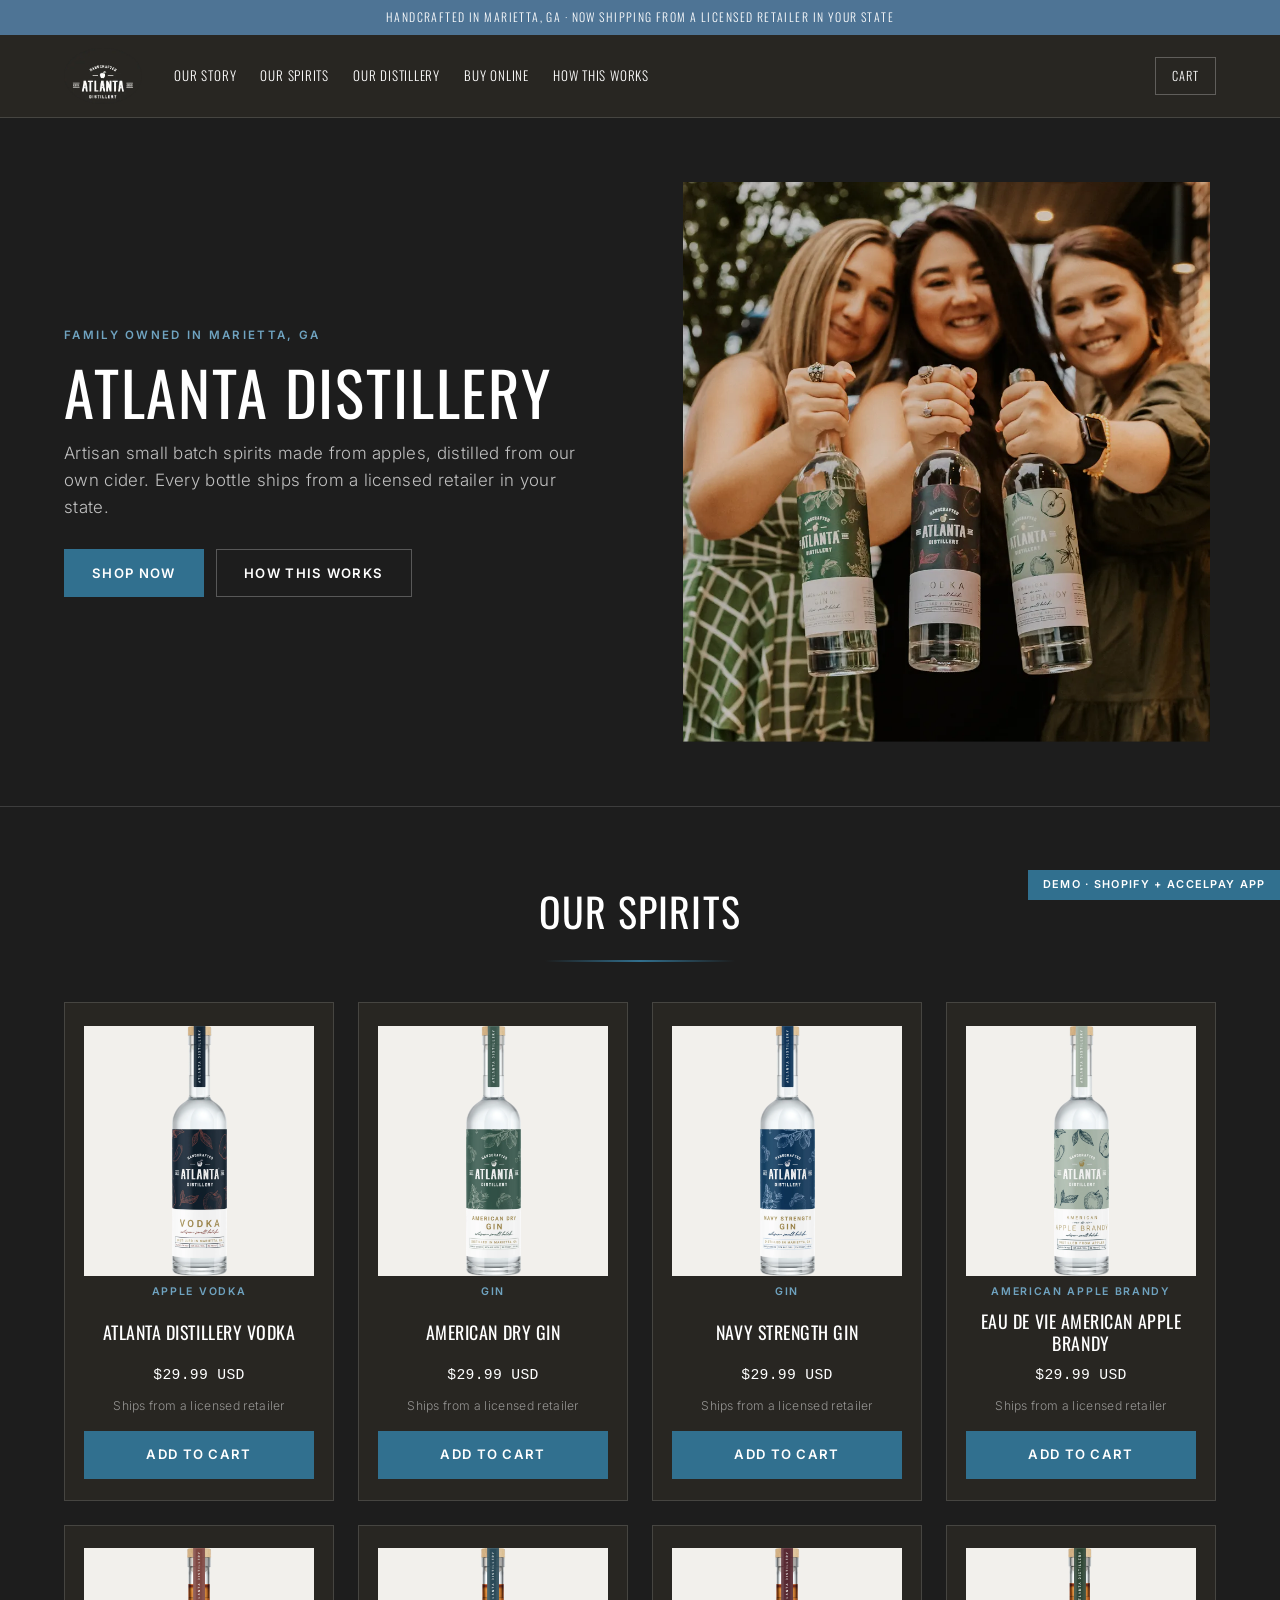
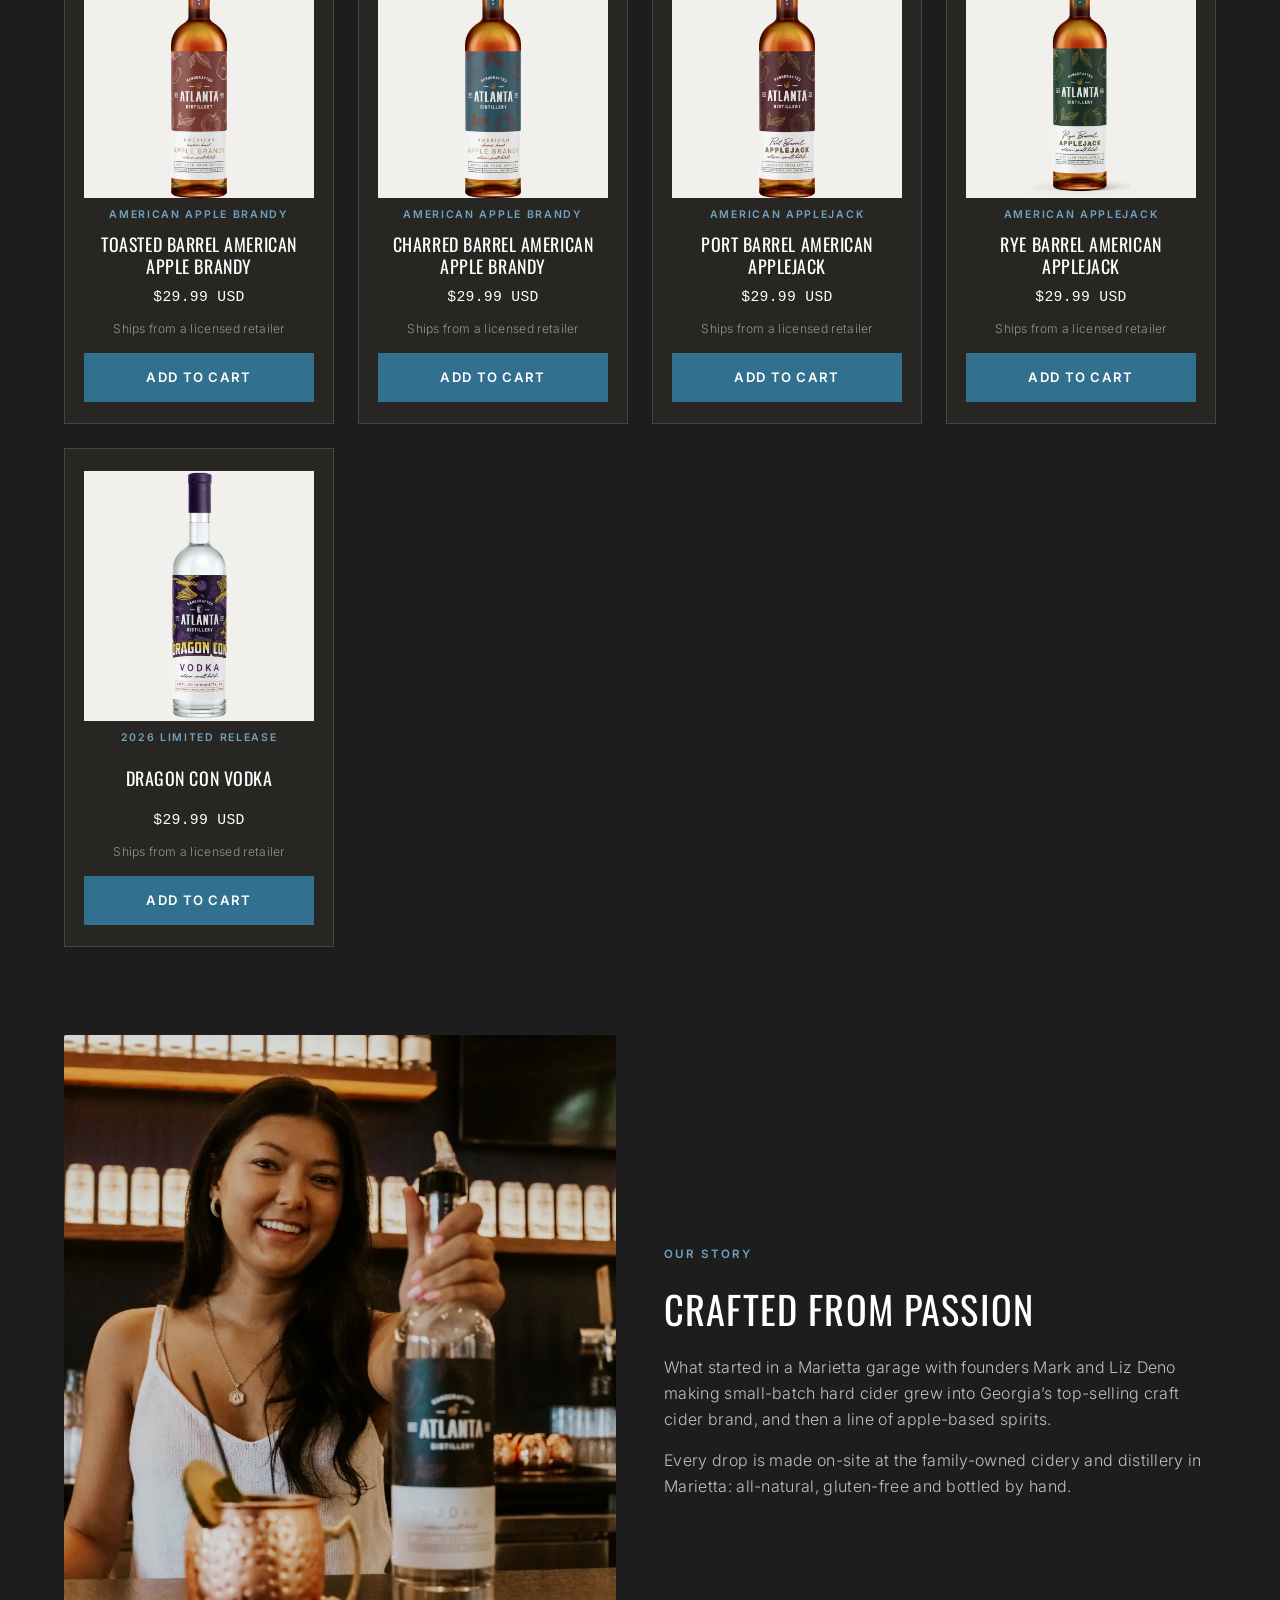
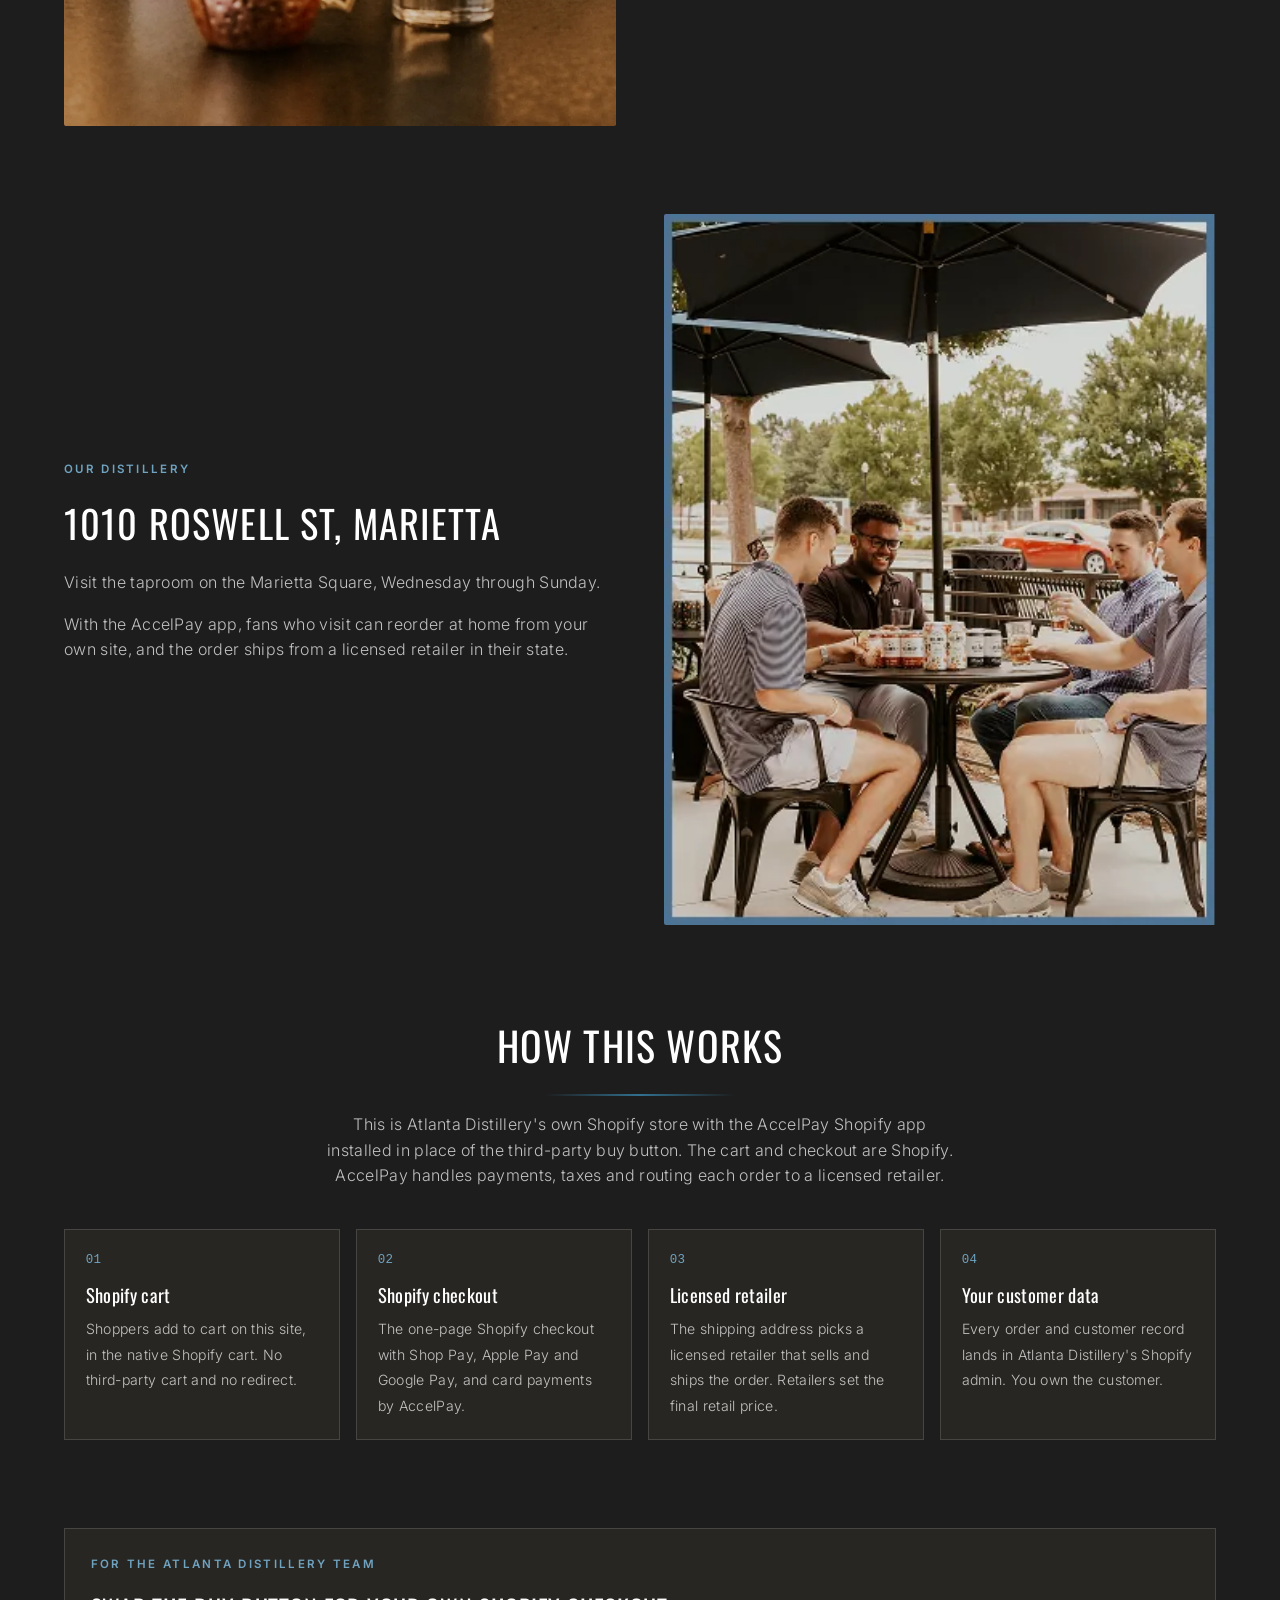
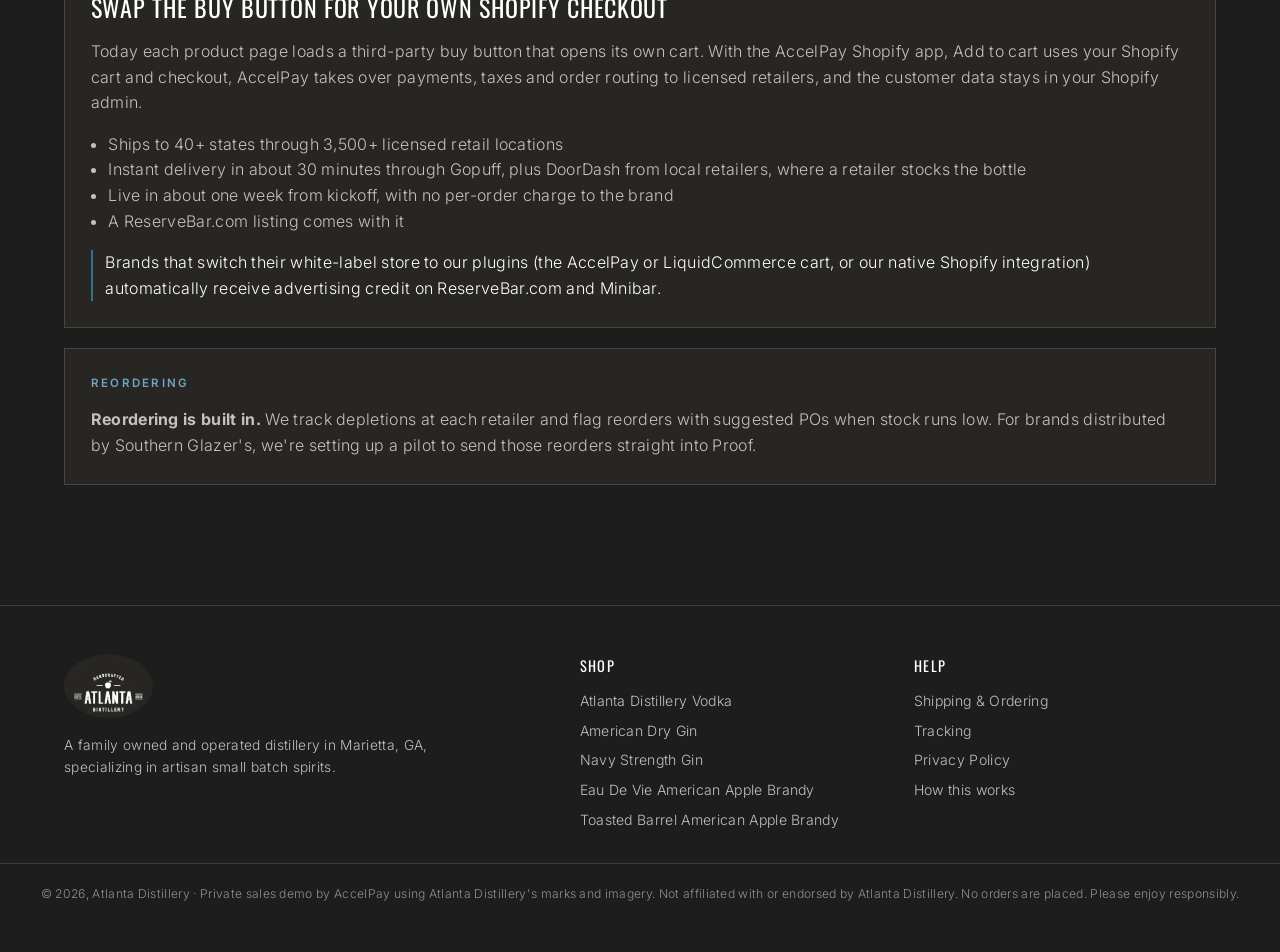
<file: index.html>
<!doctype html>
<html lang="en">
<head>
<meta charset="utf-8">
<meta name="viewport" content="width=device-width,initial-scale=1">
<title>Atlanta Distillery | AccelPay demo</title>
<meta name="robots" content="noindex,nofollow">
<link rel="icon" href="assets/logo.webp">
<link rel="preconnect" href="https://fonts.googleapis.com">
<link rel="preconnect" href="https://fonts.gstatic.com" crossorigin>
<link rel="stylesheet" href="https://fonts.googleapis.com/css2?family=Oswald:wght@400;500;600&family=Inter:wght@300;400;600&display=swap">
<link rel="stylesheet" href="styles.css?v=1">
</head>
<body>
<div class="announce">Handcrafted in Marietta, GA · now shipping from a licensed retailer in your state</div>
<header class="top">
  <div class="hdr">
    <a href="index.html"><img class="logo" src="assets/logo.webp" alt="Atlanta Distillery"></a>
    <nav class="main">
      <a href="index.html#story">Our Story</a>
      <a href="index.html#shop">Our Spirits</a>
      <a href="index.html#story">Our Distillery</a>
      <a href="index.html#shop">Buy Online</a>
      <a href="index.html#how">How this works</a>
    </nav>
    <div class="hdr-actions">
      <button class="burger" id="burger" aria-label="Menu">&#9776;</button>
      <button class="cart-pill" data-cart-toggle aria-label="Open cart">
        <span class="lbl">Cart</span>
        <span class="count" data-cart-count hidden>0</span>
      </button>
    </div>
  </div>
</header>

<section class="hero">
  <div class="hero-inner">
    <div>
      <div class="eyebrow">Family owned in Marietta, GA</div>
      <h1>Atlanta Distillery</h1>
      <p>Artisan small batch spirits made from apples, distilled from our own cider. Every bottle ships from a licensed retailer in your state.</p>
      <div style="display:flex;gap:.75rem;flex-wrap:wrap">
        <a class="btn" href="#shop">Shop now</a>
        <a class="btn ghost" href="#how">How this works</a>
      </div>
    </div>
    <div class="shot"><img src="assets/trio.webp" alt="Atlanta Distillery"></div>
  </div>
</section>

<section class="band" id="shop">
  <div class="section-head">
    <h2>Our spirits</h2>
    <div class="rule"></div>
  </div>
  <div class="grid" id="collection-grid"></div>
</section>

<section class="band" id="story" style="padding-top:1rem">
  <div class="split">
    <img src="assets/bar.webp" alt="Atlanta Distillery tasting room">
    <div>
      <div class="eyebrow">Our story</div>
      <h2 style="font-size:clamp(1.8rem,4vw,2.4rem);margin:0 0 1rem;text-transform:uppercase">Crafted from passion</h2>
      <p>What started in a Marietta garage with founders Mark and Liz Deno making small-batch hard cider grew into Georgia’s top-selling craft cider brand, and then a line of apple-based spirits.</p>
      <p>Every drop is made on-site at the family-owned cidery and distillery in Marietta: all-natural, gluten-free and bottled by hand.</p>
    </div>
  </div>
</section>

<section class="band" id="distillery" style="padding-top:1rem">
  <div class="split">
    <div>
      <div class="eyebrow">Our distillery</div>
      <h2 style="font-size:clamp(1.8rem,4vw,2.4rem);margin:0 0 1rem;text-transform:uppercase">1010 Roswell St, Marietta</h2>
      <p>Visit the taproom on the Marietta Square, Wednesday through Sunday.</p>
      <p>With the AccelPay app, fans who visit can reorder at home from your own site, and the order ships from a licensed retailer in their state.</p>
    </div>
    <img src="assets/patio.webp" alt="Atlanta Distillery patio">
  </div>
</section>

<section class="band" id="how" style="padding-top:1rem">
  <div class="section-head">
    <h2>How this works</h2>
    <div class="rule"></div>
    <p>This is Atlanta Distillery&#x27;s own Shopify store with the AccelPay Shopify app installed in place of the third-party buy button. The cart and checkout are Shopify. AccelPay handles payments, taxes and routing each order to a licensed retailer.</p>
  </div>
  <div class="how">
    <div class="step"><span class="n">01</span><b>Shopify cart</b><span>Shoppers add to cart on this site, in the native Shopify cart. No third-party cart and no redirect.</span></div>
    <div class="step"><span class="n">02</span><b>Shopify checkout</b><span>The one-page Shopify checkout with Shop Pay, Apple Pay and Google Pay, and card payments by AccelPay.</span></div>
    <div class="step"><span class="n">03</span><b>Licensed retailer</b><span>The shipping address picks a licensed retailer that sells and ships the order. Retailers set the final retail price.</span></div>
    <div class="step"><span class="n">04</span><b>Your customer data</b><span>Every order and customer record lands in Atlanta Distillery&#x27;s Shopify admin. You own the customer.</span></div>
  </div>
</section>

<section class="band" style="padding-top:1rem">
  <div class="panel">
    <div class="eyebrow">For the Atlanta Distillery team</div>
    <h2>Swap the buy button for your own Shopify checkout</h2>
    <p style="margin:0 0 1rem">Today each product page loads a third-party buy button that opens its own cart. With the AccelPay Shopify app, Add to cart uses your Shopify cart and checkout, AccelPay takes over payments, taxes and order routing to licensed retailers, and the customer data stays in your Shopify admin.</p>
    <ul style="margin:0 0 1rem;padding-left:1.1rem">
      <li>Ships to 40+ states through 3,500+ licensed retail locations</li>
      <li>Instant delivery in about 30 minutes through Gopuff, plus DoorDash from local retailers, where a retailer stocks the bottle</li>
      <li>Live in about one week from kickoff, with no per-order charge to the brand</li>
      <li>A ReserveBar.com listing comes with it</li>
    </ul>
    <p class="credit">Brands that switch their white-label store to our plugins (the AccelPay or LiquidCommerce cart, or our native Shopify integration) automatically receive advertising credit on ReserveBar.com and Minibar.</p>
  </div>
  <div class="panel">
    <div class="eyebrow">Reordering</div>
    <p style="margin:0"><b>Reordering is built in.</b> We track depletions at each retailer and flag reorders with suggested POs when stock runs low. For brands distributed by Southern Glazer's, we're setting up a pilot to send those reorders straight into Proof.</p>
  </div>
</section>
<footer class="site">
  <div class="ft">
    <div>
      <img src="assets/logo.webp" alt="Atlanta Distillery" style="height:64px;width:auto">
      <p style="font-size:.86rem;margin-top:1rem;max-width:24rem;color:var(--muted)">A family owned and operated distillery in Marietta, GA, specializing in artisan small batch spirits.</p>
    </div>
    <div><h4>Shop</h4><ul>
      <li><a href="product.html?p=atlanta-distillery-vodka">Atlanta Distillery Vodka</a></li>
      <li><a href="product.html?p=american-dry-gin">American Dry Gin</a></li>
      <li><a href="product.html?p=navy-strength-gin">Navy Strength Gin</a></li>
      <li><a href="product.html?p=eau-de-vie-american-apple-brandy">Eau De Vie American Apple Brandy</a></li>
      <li><a href="product.html?p=toasted-barrel-american-apple-brandy">Toasted Barrel American Apple Brandy</a></li></ul></div>
    <div><h4>Help</h4><ul>
      <li><a href="index.html#how">Shipping &amp; Ordering</a></li>
      <li><a href="index.html#how">Tracking</a></li>
      <li><a href="#">Privacy Policy</a></li>
      <li><a href="index.html#how">How this works</a></li></ul></div>
  </div>
  <div class="legal-row">
    &copy; 2026, Atlanta Distillery &middot; Private sales demo by AccelPay using Atlanta Distillery's marks and imagery. Not affiliated with or endorsed by Atlanta Distillery.
    No orders are placed. Please enjoy responsibly.
  </div>
</footer>

<div class="scrim" id="scrim"></div>
<aside class="drawer" id="drawer" aria-label="Your cart">
  <div class="dh"><h2>Your cart</h2><button class="x" id="drawer-close" aria-label="Close">&times;</button></div>
  <div class="cols"><span>Product</span><span>Total</span></div>
  <div class="items" id="drawer-items"></div>
  <div class="df" id="drawer-foot"></div>
</aside>
<div class="ribbon">Demo &middot; Shopify + AccelPay app</div>
<script src="app.js?v=1"></script>
<script>
(function () {
  var grid = document.getElementById('collection-grid');
  if (!grid || !window.APDemo) return;
  var D = window.APDemo, m = D.money;
  grid.innerHTML = D.order.map(function (k) {
    var p = D.catalog[k];
    return '<a class="card" href="product.html?p=' + k + '"><div class="shot"><img src="' + p.image + '" alt="' + p.short + '"></div>' +
      '<span class="tag">' + p.tag + '</span><h3>' + p.name + '</h3>' +
      '<span class="price">' + m(p.price) + ' USD</span>' +
      '<span class="avail">Ships from a licensed retailer</span>' +
      '<span class="btn" data-add="' + k + '" style="margin-top:.4rem">Add to cart</span></a>';
  }).join('');
  grid.querySelectorAll('[data-add]').forEach(function (b) {
    b.addEventListener('click', function (e) { e.preventDefault(); D.add(b.getAttribute('data-add'), 1); });
  });
})();
</script>
</body>
</html>
</file>
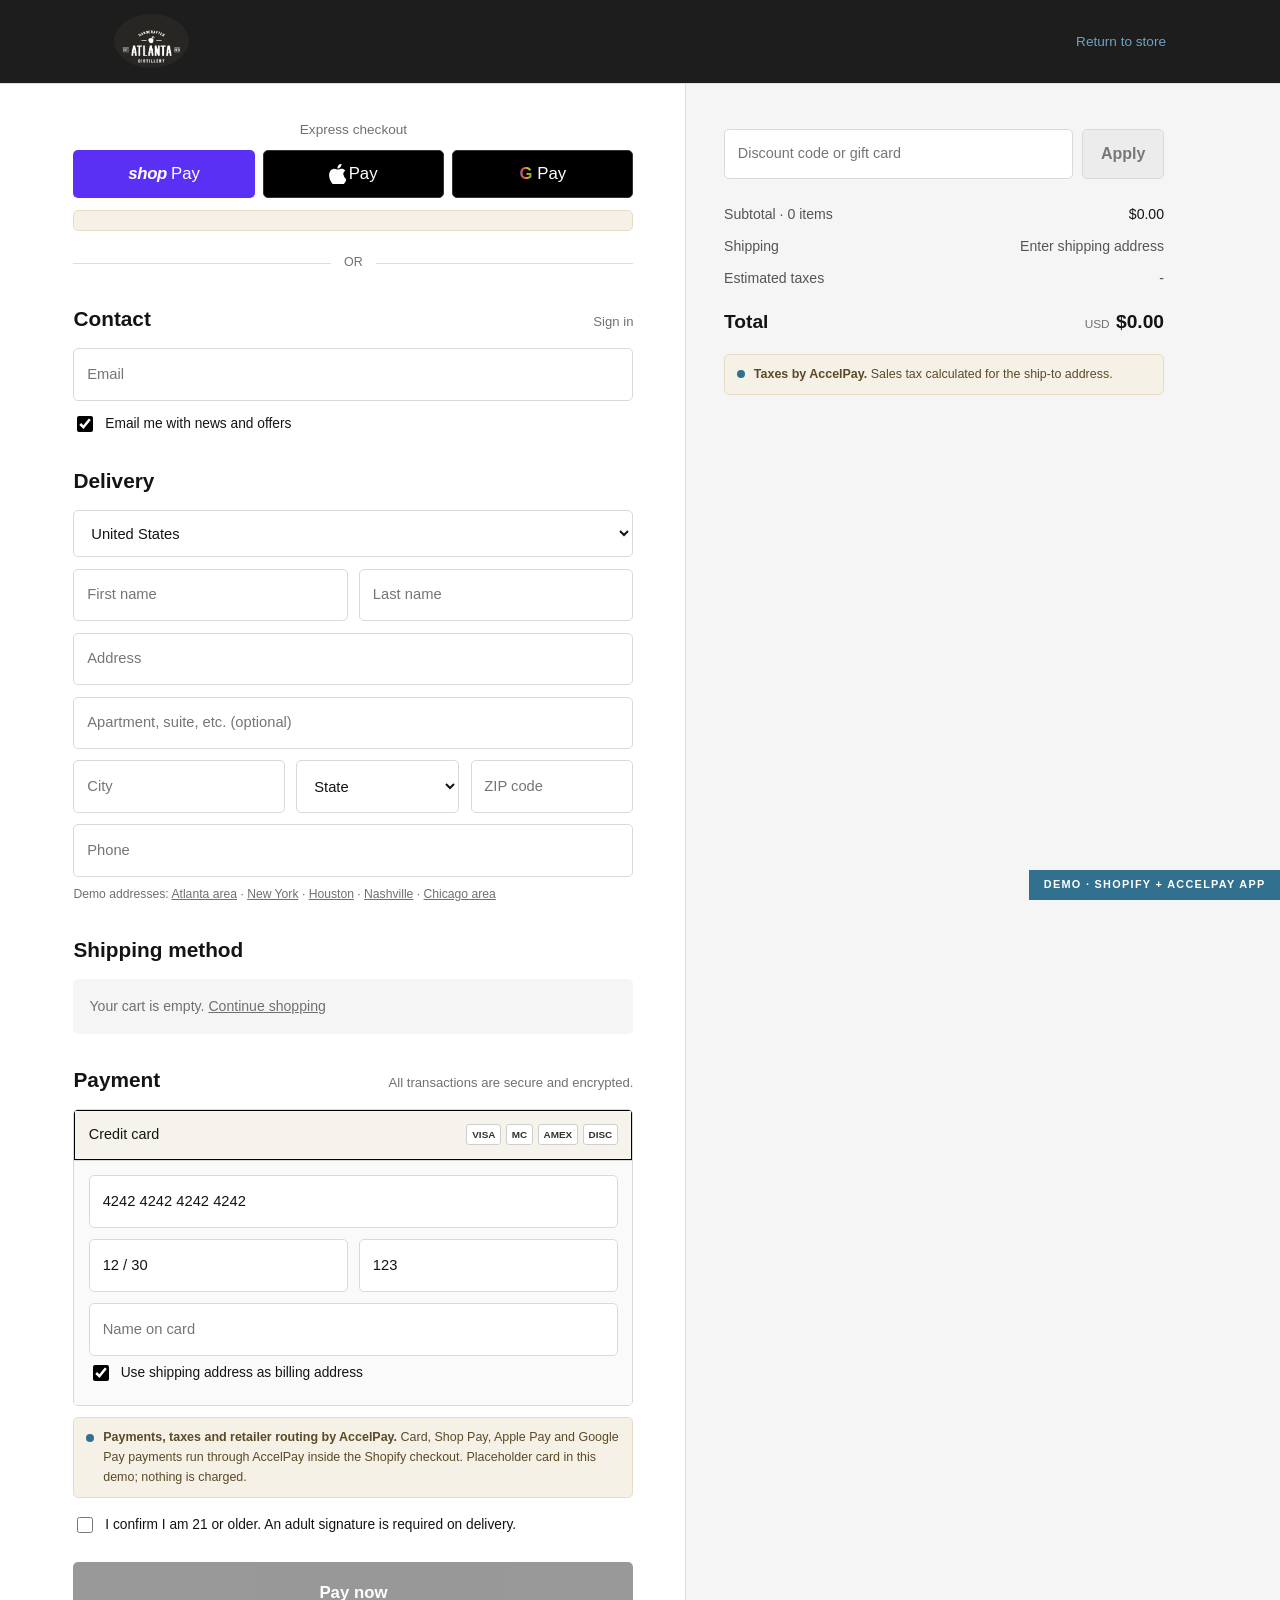
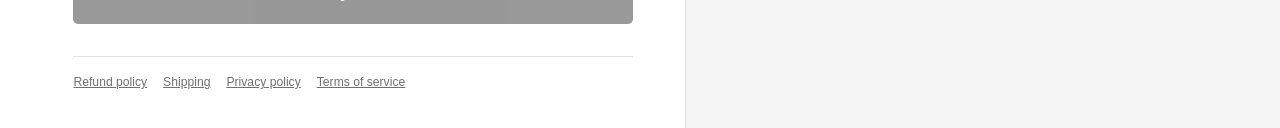
<file: checkout.html>
<!doctype html>
<html lang="en">
<head>
<meta charset="utf-8">
<meta name="viewport" content="width=device-width,initial-scale=1">
<title>Checkout | Atlanta Distillery</title>
<meta name="robots" content="noindex,nofollow">
<link rel="icon" href="assets/logo.webp">
<link rel="preconnect" href="https://fonts.googleapis.com">
<link rel="preconnect" href="https://fonts.gstatic.com" crossorigin>
<link rel="stylesheet" href="https://fonts.googleapis.com/css2?family=Oswald:wght@400;500;600&family=Inter:wght@300;400;600&display=swap">
<link rel="stylesheet" href="styles.css?v=1">
</head>
<body class="co">
<div class="co-head"><div class="in">
  <a href="index.html"><img src="assets/logo.webp" alt="Atlanta Distillery"></a>
  <a class="bag" href="product.html">Return to store</a>
</div></div>

<div id="confirmed" hidden>
  <div class="thanks">
    <h1>Thank you!</h1>
    <p>This is a demo, so nothing was charged and no order was sent.</p>
    <p class="num" id="order-num"></p>
    <p id="order-by"></p>
    <p id="order-total"></p>
    <p style="font-size:.85rem">On the live store, this order and the customer record appear in Atlanta Distillery's Shopify admin.</p>
    <a class="pay-btn" href="index.html" style="display:inline-block;width:auto;padding:.9rem 1.6rem;text-decoration:none">Continue shopping</a>
  </div>
</div>

<div id="checkout-view" class="checkout">
  <div class="co-left"><div class="inner">
    <form id="co-form" autocomplete="off">
      <div class="xp-title">Express checkout</div>
      <div id="xpay-top"></div>
      <div id="xpay-note" class="callout" hidden></div>
      <div class="or"><span>OR</span></div>
      <div class="co-h">Contact <small>Sign in</small></div>
      <input class="co-field" type="email" name="email" placeholder="Email" required>
      <label class="co-chk"><input type="checkbox" checked> Email me with news and offers</label>

      <div class="co-h">Delivery</div>
      <select class="co-field" aria-label="Country/Region"><option>United States</option></select>
      <div class="co-row">
        <input class="co-field" name="first" placeholder="First name" required>
        <input class="co-field" name="last" placeholder="Last name" required>
      </div>
      <input class="co-field" name="address1" placeholder="Address" required>
      <input class="co-field" name="address2" placeholder="Apartment, suite, etc. (optional)">
      <div class="co-row3">
        <input class="co-field" name="city" placeholder="City" required>
        <select class="co-field" id="state" aria-label="State" required><option value="">State</option>
          <option value="AL">Alabama</option><option value="AK">Alaska</option><option value="AZ">Arizona</option><option value="AR">Arkansas</option><option value="CA">California</option><option value="CO">Colorado</option><option value="CT">Connecticut</option><option value="DE">Delaware</option><option value="DC">District of Columbia</option><option value="FL">Florida</option><option value="GA">Georgia</option><option value="HI">Hawaii</option><option value="ID">Idaho</option><option value="IL">Illinois</option><option value="IN">Indiana</option><option value="IA">Iowa</option><option value="KS">Kansas</option><option value="KY">Kentucky</option><option value="LA">Louisiana</option><option value="ME">Maine</option><option value="MD">Maryland</option><option value="MA">Massachusetts</option><option value="MI">Michigan</option><option value="MN">Minnesota</option><option value="MS">Mississippi</option><option value="MO">Missouri</option><option value="MT">Montana</option><option value="NE">Nebraska</option><option value="NV">Nevada</option><option value="NH">New Hampshire</option><option value="NJ">New Jersey</option><option value="NM">New Mexico</option><option value="NY">New York</option><option value="NC">North Carolina</option><option value="ND">North Dakota</option><option value="OH">Ohio</option><option value="OK">Oklahoma</option><option value="OR">Oregon</option><option value="PA">Pennsylvania</option><option value="RI">Rhode Island</option><option value="SC">South Carolina</option><option value="SD">South Dakota</option><option value="TN">Tennessee</option><option value="TX">Texas</option><option value="UT">Utah</option><option value="VT">Vermont</option><option value="VA">Virginia</option><option value="WA">Washington</option><option value="WV">West Virginia</option><option value="WI">Wisconsin</option><option value="WY">Wyoming</option>
        </select>
        <input class="co-field" id="zip" name="zip" placeholder="ZIP code" inputmode="numeric" maxlength="5" required>
      </div>
      <input class="co-field" name="phone" placeholder="Phone" type="tel">
      <div style="font-size:.76rem;color:#707070;margin:-.2rem 0 .3rem">Demo addresses:
        <a href="#" data-fill="1010 Roswell St|Marietta|30060" onclick="return false">Atlanta area</a> &middot;
        <a href="#" data-fill="350 E 13th St|New York|10009" onclick="return false">New York</a> &middot;
        <a href="#" data-fill="1001 Westheimer Rd|Houston|77006" onclick="return false">Houston</a> &middot;
        <a href="#" data-fill="600 Broadway|Nashville|37203" onclick="return false">Nashville</a> &middot;
        <a href="#" data-fill="255 W Dundee Rd|Wheeling|60090" onclick="return false">Chicago area</a>
      </div>

      <div class="co-h">Shipping method</div>
      <div id="rates"></div>

      <div class="co-h">Payment <small>All transactions are secure and encrypted.</small></div>
      <div class="pay-box">
        <div class="ph"><span>Credit card</span><span class="cards"><span>VISA</span><span>MC</span><span>AMEX</span><span>DISC</span></span></div>
        <div class="pb">
          <input class="co-field" placeholder="Card number" value="4242 4242 4242 4242" aria-label="Card number">
          <div class="co-row">
            <input class="co-field" placeholder="Expiration date (MM / YY)" value="12 / 30" aria-label="Expiration">
            <input class="co-field" placeholder="Security code" value="123" aria-label="Security code">
          </div>
          <input class="co-field" placeholder="Name on card" aria-label="Name on card" style="margin-bottom:.3rem">
          <label class="co-chk"><input type="checkbox" checked> Use shipping address as billing address</label>
        </div>
      </div>
      <div class="callout"><span class="dot"></span><span><b>Payments, taxes and retailer routing by AccelPay.</b> Card, Shop Pay, Apple Pay and Google Pay payments run through AccelPay inside the Shopify checkout. Placeholder card in this demo; nothing is charged.</span></div>
      <label class="co-chk" style="margin-top:1rem"><input type="checkbox" required> I confirm I am 21 or older. An adult signature is required on delivery.</label>
      <button class="pay-btn" id="pay" type="submit" disabled>Pay now</button>
      <div class="co-links"><a href="#">Refund policy</a><a href="#">Shipping</a><a href="#">Privacy policy</a><a href="#">Terms of service</a></div>
    </form>
  </div></div>
  <div class="co-right"><div class="inner" id="os"></div></div>
</div>
<div class="ribbon">Demo &middot; Shopify + AccelPay app</div>
<script src="app.js?v=1"></script>
<script>
(function () {
  if (!new URLSearchParams(location.search).get('confirmed')) return;
  var raw = null; try { raw = JSON.parse(sessionStorage.getItem('ap-order')); } catch (e) {}
  document.getElementById('checkout-view').hidden = true;
  document.getElementById('checkout-view').style.display = 'none';
  document.getElementById('confirmed').hidden = false;
  if (raw) {
    document.getElementById('order-num').textContent = 'Demo order ' + raw.n;
    document.getElementById('order-by').textContent = (raw.kind === 'delivery' ? 'Would be delivered by ' : 'Would be sold and shipped by ') + raw.by + ', a licensed retailer.';
    document.getElementById('order-total').textContent = 'Total $' + (raw.total / 100).toFixed(2) + ' USD';
  }
})();
</script>
</body>
</html>
</file>
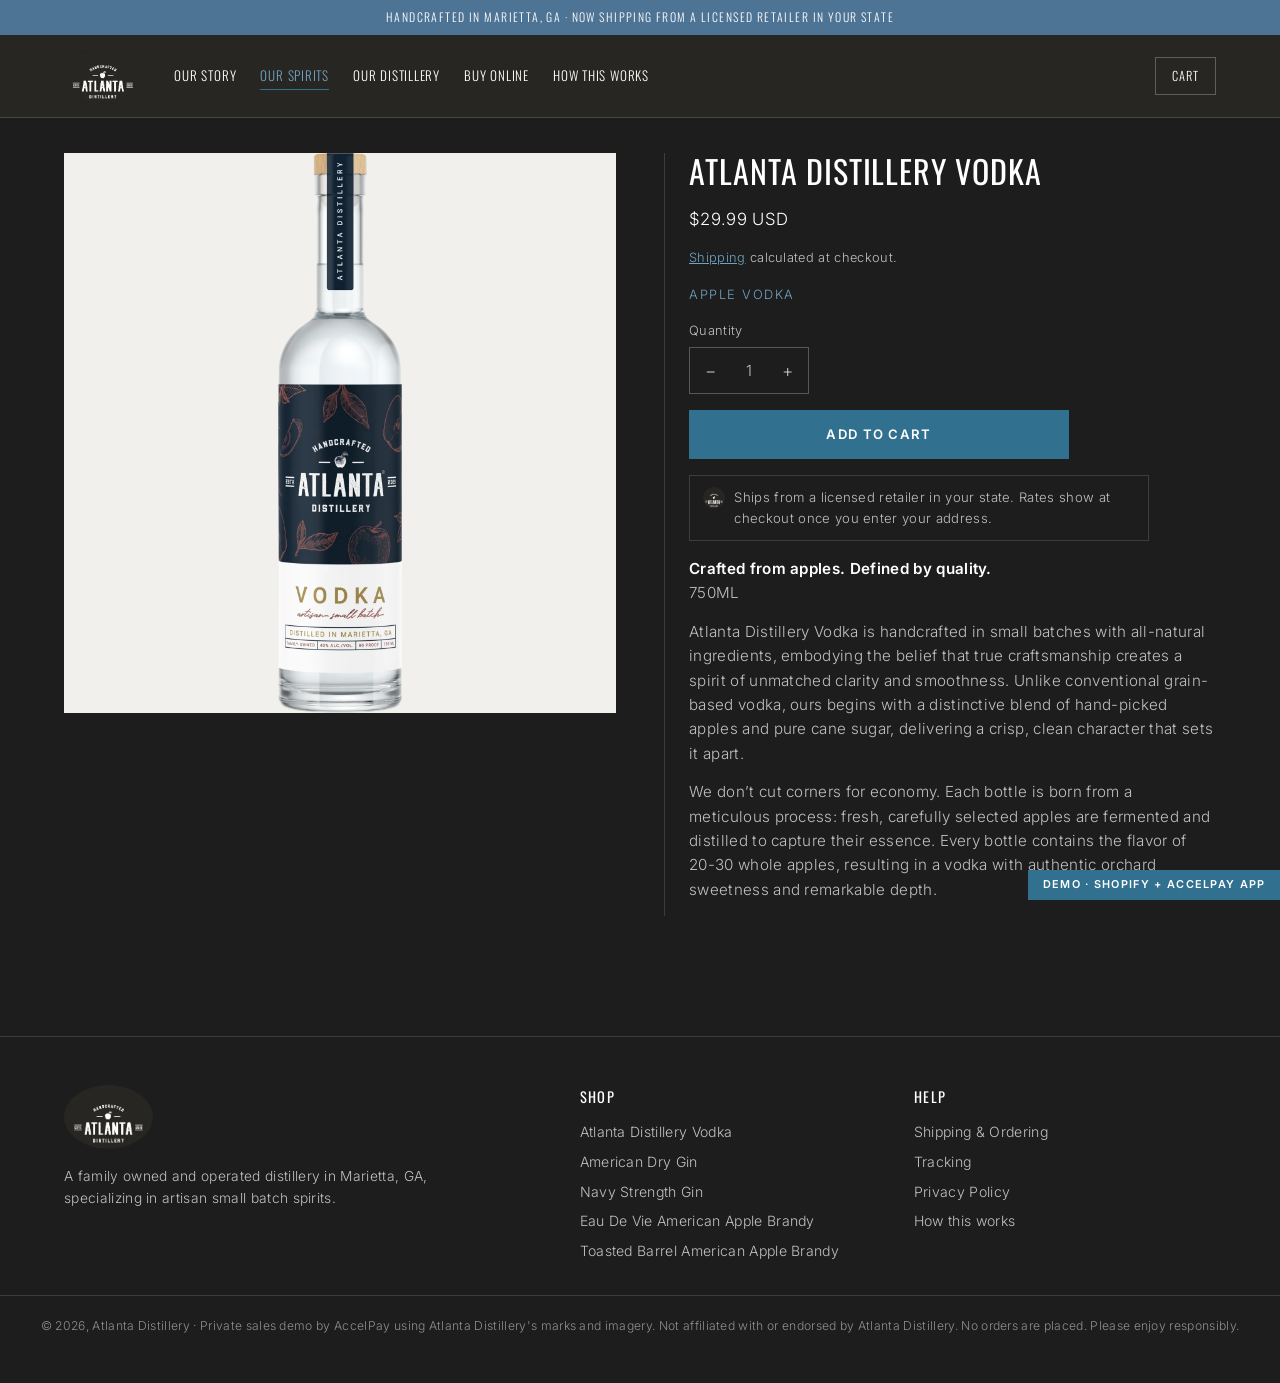
<file: product.html>
<!doctype html>
<html lang="en">
<head>
<meta charset="utf-8">
<meta name="viewport" content="width=device-width,initial-scale=1">
<title>Atlanta Distillery | AccelPay demo</title>
<meta name="robots" content="noindex,nofollow">
<link rel="icon" href="assets/logo.webp">
<link rel="preconnect" href="https://fonts.googleapis.com">
<link rel="preconnect" href="https://fonts.gstatic.com" crossorigin>
<link rel="stylesheet" href="https://fonts.googleapis.com/css2?family=Oswald:wght@400;500;600&family=Inter:wght@300;400;600&display=swap">
<link rel="stylesheet" href="styles.css?v=1">
</head>
<body>
<div class="announce">Handcrafted in Marietta, GA · now shipping from a licensed retailer in your state</div>
<header class="top">
  <div class="hdr">
    <a href="index.html"><img class="logo" src="assets/logo.webp" alt="Atlanta Distillery"></a>
    <nav class="main">
      <a href="index.html#story">Our Story</a>
      <a href="index.html#shop" aria-current="page">Our Spirits</a>
      <a href="index.html#story">Our Distillery</a>
      <a href="index.html#shop">Buy Online</a>
      <a href="index.html#how">How this works</a>
    </nav>
    <div class="hdr-actions">
      <button class="burger" id="burger" aria-label="Menu">&#9776;</button>
      <button class="cart-pill" data-cart-toggle aria-label="Open cart">
        <span class="lbl">Cart</span>
        <span class="count" data-cart-count hidden>0</span>
      </button>
    </div>
  </div>
</header>

<main class="band" style="padding-top:2.2rem">
  <div class="pdp" id="pdp" data-handle="atlanta-distillery-vodka"></div>
</main>
<script>
(function () { var p = new URLSearchParams(location.search).get('p'); if (p) document.getElementById('pdp').setAttribute('data-handle', p); })();
</script>
<footer class="site">
  <div class="ft">
    <div>
      <img src="assets/logo.webp" alt="Atlanta Distillery" style="height:64px;width:auto">
      <p style="font-size:.86rem;margin-top:1rem;max-width:24rem;color:var(--muted)">A family owned and operated distillery in Marietta, GA, specializing in artisan small batch spirits.</p>
    </div>
    <div><h4>Shop</h4><ul>
      <li><a href="product.html?p=atlanta-distillery-vodka">Atlanta Distillery Vodka</a></li>
      <li><a href="product.html?p=american-dry-gin">American Dry Gin</a></li>
      <li><a href="product.html?p=navy-strength-gin">Navy Strength Gin</a></li>
      <li><a href="product.html?p=eau-de-vie-american-apple-brandy">Eau De Vie American Apple Brandy</a></li>
      <li><a href="product.html?p=toasted-barrel-american-apple-brandy">Toasted Barrel American Apple Brandy</a></li></ul></div>
    <div><h4>Help</h4><ul>
      <li><a href="index.html#how">Shipping &amp; Ordering</a></li>
      <li><a href="index.html#how">Tracking</a></li>
      <li><a href="#">Privacy Policy</a></li>
      <li><a href="index.html#how">How this works</a></li></ul></div>
  </div>
  <div class="legal-row">
    &copy; 2026, Atlanta Distillery &middot; Private sales demo by AccelPay using Atlanta Distillery's marks and imagery. Not affiliated with or endorsed by Atlanta Distillery.
    No orders are placed. Please enjoy responsibly.
  </div>
</footer>

<div class="scrim" id="scrim"></div>
<aside class="drawer" id="drawer" aria-label="Your cart">
  <div class="dh"><h2>Your cart</h2><button class="x" id="drawer-close" aria-label="Close">&times;</button></div>
  <div class="cols"><span>Product</span><span>Total</span></div>
  <div class="items" id="drawer-items"></div>
  <div class="df" id="drawer-foot"></div>
</aside>
<div class="ribbon">Demo &middot; Shopify + AccelPay app</div>
<script src="app.js?v=1"></script>
</body>
</html>
</file>
<file: styles.css>
/* Atlanta Distillery x AccelPay demo storefront: the brand's Shopify theme look, Shopify cart drawer and checkout,
   with the AccelPay Shopify app. Built from the leportier-accelpay-demo pattern. */

:root {
  --black: #1d1d1d; --panel: #282622; --panel-2: #302d28; --ink: #ffffff;
  --muted: rgba(255,255,255,.72); --muted-2: rgba(255,255,255,.5); --line: rgba(255,255,255,.14); --line-2: rgba(255,255,255,.26);
  --gold: #31708f; --gold-hi: #6fa3c0; --gold-soft: rgba(0,0,0,.06); --green: #6fbf8e; --red: #e07a7a;
  --btn-ink: #ffffff; --head: #ffffff; --img-bg: #f2f0ec;
  --serif: "Oswald", Arial, sans-serif;
  --sans:  "Inter", -apple-system, Arial, sans-serif;
  --mono:  ui-monospace, SFMono-Regular, Menlo, monospace;
  --maxw:  1200px;
  --cart-glyph: url("data:image/svg+xml;utf8,<svg xmlns='http://www.w3.org/2000/svg' viewBox='0 0 24 24' fill='none' stroke='black' stroke-width='2' stroke-linecap='round' stroke-linejoin='round'><path d='M6 2 3 6v14a2 2 0 0 0 2 2h14a2 2 0 0 0 2-2V6l-3-4z'/><path d='M3 6h18'/><path d='M16 10a4 4 0 0 1-8 0'/></svg>");
}

* { box-sizing: border-box; }
html { scroll-behavior: smooth; }
body {
  margin: 0; background: var(--black); color: var(--ink);
  font-family: var(--sans); font-weight: 300; font-size: 16px; line-height: 1.6;
  letter-spacing: .02em; -webkit-font-smoothing: antialiased;
}
img { max-width: 100%; display: block; }
a { color: inherit; }
button { font: inherit; cursor: pointer; color: inherit; }
:focus-visible { outline: 2px solid var(--gold); outline-offset: 2px; }

/* ---------------------------------------------------------------- header */
.announce {
  background: #4e7495; color: #ffffff; text-align: center;
  font-family: var(--serif); font-size: .74rem; letter-spacing: .12em;
  text-transform: uppercase; padding: .5rem 1rem;
}
header.top { position: sticky; top: 0; z-index: 60; background: var(--black); border-bottom: 1px solid var(--line); }
.hdr { max-width: var(--maxw); margin: 0 auto; padding: .8rem 1.5rem; display: flex; align-items: center; gap: 2rem; }
.hdr img.logo { height: 62px; width: auto; }
nav.main { display: flex; gap: 1.5rem; flex-wrap: wrap; }
nav.main a {
  font-family: var(--serif); font-size: .82rem; letter-spacing: .06em; text-transform: uppercase;
  text-decoration: none; color: var(--head); padding: .2rem 0; border-bottom: 1px solid transparent;
}
nav.main a:hover, nav.main a[aria-current] { color: var(--gold-hi); border-bottom-color: var(--gold); }
.hdr-actions { margin-left: auto; display: flex; align-items: center; gap: .75rem; }
.cart-pill {
  display: inline-flex; align-items: center; gap: .5rem; background: transparent;
  border: 1px solid var(--line-2); color: var(--head); padding: .5rem 1rem;
  font-family: var(--serif); font-size: .78rem; letter-spacing: .08em; text-transform: uppercase;
}
.cart-pill:hover { border-color: var(--gold); color: var(--gold-hi); }
.cart-pill .count {
  background: var(--gold); color: var(--btn-ink); min-width: 1.35rem; height: 1.35rem; border-radius: 999px;
  display: inline-grid; place-items: center; font-family: var(--mono); font-size: .7rem; padding: 0 .3rem;
}
.cart-pill .count[hidden] { display: none; }
.burger { display: none; background: none; border: none; font-size: 1.5rem; line-height: 1; color: var(--head); }

/* ---------------------------------------------------------------- type + buttons */
.eyebrow { font-family: var(--sans); font-size: .72rem; font-weight: 600; letter-spacing: .2em; text-transform: uppercase; color: var(--gold-hi); margin-bottom: .9rem; }
h1, h2, h3 { font-family: var(--serif); font-weight: 400; letter-spacing: .03em; }
.rule { width: 190px; height: 2px; margin: 1.1rem auto 0; background: linear-gradient(90deg, transparent, var(--gold), transparent); }

.btn {
  display: inline-flex; align-items: center; justify-content: center; gap: .5rem;
  background: var(--gold); color: var(--btn-ink); border: 1px solid var(--gold); border-radius: 0;
  padding: .8rem 1.7rem; font-family: var(--sans); font-weight: 600; font-size: .82rem;
  letter-spacing: .1em; text-transform: uppercase; text-decoration: none;
}
.btn:hover { background: var(--gold-hi); border-color: var(--gold-hi); }
.btn.ghost { background: transparent; color: var(--head); border-color: var(--line-2); }
.btn.ghost:hover { border-color: var(--gold); color: var(--gold-hi); }
.btn:disabled { opacity: .4; cursor: not-allowed; }
.btn.block { width: 100%; }

/* ---------------------------------------------------------------- hero */
.hero { position: relative; overflow: hidden; border-bottom: 1px solid var(--line); }
.hero-inner { max-width: var(--maxw); margin: 0 auto; padding: 4rem 1.5rem; display: grid; grid-template-columns: 1.05fr 1fr; gap: 3rem; align-items: center; }
.hero h1 { font-size: clamp(2.3rem, 5.4vw, 3.8rem); line-height: 1.08; margin: 0 0 1rem; text-transform: uppercase; }
.hero p { color: var(--muted); font-size: 1.06rem; margin: 0 0 1.7rem; max-width: 32rem; }
.hero .shot img { width: 100%; max-height: 560px; object-fit: contain; }

/* ---------------------------------------------------------------- sections */
.band { max-width: var(--maxw); margin: 0 auto; padding: 4.5rem 1.5rem; }
.section-head { text-align: center; margin-bottom: 2.5rem; }
.section-head h2 { font-size: clamp(1.8rem, 4vw, 2.5rem); margin: 0; text-transform: uppercase; }
.section-head p { color: var(--muted); margin: 1rem auto 0; max-width: 40rem; }

.grid { display: grid; grid-template-columns: repeat(auto-fill, minmax(240px, 1fr)); gap: 1.5rem; }
.card {
  background: var(--panel); border: 1px solid var(--line); padding: 1.4rem 1.2rem 1.3rem;
  display: flex; flex-direction: column; gap: .55rem; text-align: center; text-decoration: none; color: inherit;
}
.card:hover { border-color: var(--gold); }
.card .shot { height: 250px; display: grid; place-items: center; overflow: hidden; }
.card .shot img { max-height: 250px; width: auto; object-fit: contain; }
.card h3 { font-size: 1.12rem; margin: 0; line-height: 1.25; text-transform: uppercase; min-height: 2.8rem; display: grid; place-items: center; }
.card .tag { font-size: .66rem; font-weight: 600; letter-spacing: .16em; text-transform: uppercase; color: var(--gold-hi); }
.card .price { font-family: var(--mono); font-size: .92rem; margin-top: auto; }
.card .avail { font-size: .76rem; color: var(--muted-2); }

.split { display: grid; grid-template-columns: 1fr 1fr; gap: 3rem; align-items: center; }
.split img { width: 100%; }
.split p { color: var(--muted); }

/* how it works */
.how { display: grid; grid-template-columns: repeat(4, 1fr); gap: 1rem; }
.how .step { border: 1px solid var(--line); padding: 1.3rem; background: var(--panel); }
.how .step b { display: block; font-family: var(--serif); font-weight: 400; font-size: 1.15rem; margin-bottom: .4rem; color: var(--head); }
.how .step span { font-size: .88rem; color: var(--muted); }
.how .step .n { font-family: var(--mono); color: var(--gold-hi); font-size: .78rem; display: block; margin-bottom: .6rem; }

.rb-note {
  display: flex; align-items: center; gap: .75rem; border: 1px solid var(--line); background: var(--panel);
  padding: .7rem .9rem; font-size: .84rem; color: var(--muted);
}
.rb-note b { color: var(--head); font-weight: 600; }
.rb-note a { color: var(--gold-hi); }
.rb-mark { font-family: var(--serif); font-size: .72rem; letter-spacing: .14em; text-transform: uppercase; border: 1px solid var(--gold); color: var(--gold-hi); padding: .2rem .45rem; white-space: nowrap; }

/* ---------------------------------------------------------------- product page (Shopify theme) */
.pdp { display: grid; grid-template-columns: minmax(0,1fr) minmax(0,1fr); gap: 3rem; align-items: start; }
.pdp .gallery { display: flex; flex-direction: column; gap: .8rem; min-width: 0; }
.pdp .gallery .main { background: var(--img-bg); display: grid; place-items: center; min-height: 420px; }
.pdp .gallery .main img { max-height: 560px; width: auto; object-fit: contain; }
.pdp .thumbs { display: flex; gap: .5rem; }
.pdp .thumbs button { width: 64px; height: 64px; border: 1px solid var(--line); background: var(--img-bg); padding: 3px; display: grid; place-items: center; }
.pdp .thumbs button[aria-selected="true"] { border-color: var(--gold); }
.pdp .thumbs img { max-height: 100%; width: auto; }
.pdp .info { display: flex; flex-direction: column; gap: 1rem; min-width: 0; padding-left: 1.5rem; border-left: 1px solid var(--line); }
.pdp h1 { font-size: 2rem; margin: 0; text-transform: uppercase; line-height: 1.15; }
.pdp .price { font-size: 1.05rem; }
.pdp .small { font-size: .8rem; color: var(--muted); }
.pdp .small a { color: var(--gold-hi); }
.pdp .qty-wrap { display: flex; flex-direction: column; gap: .35rem; font-size: .8rem; color: var(--muted); }
.pdp .desc p { color: var(--muted); margin: 0 0 .9rem; font-size: .95rem; }
.pdp .desc b { color: var(--head); font-weight: 600; }
.qty { display: inline-flex; align-items: center; border: 1px solid var(--line-2); width: max-content; }
.qty button { background: none; border: none; width: 2.6rem; min-height: 2.8rem; font-size: 1.1rem; }
.qty span, .qty input { font-family: var(--sans); min-width: 2.2rem; text-align: center; font-size: .95rem; }
.atc { max-width: 380px; }
.fulfil-line { display: flex; gap: .6rem; align-items: flex-start; font-size: .82rem; color: var(--muted); border: 1px solid var(--line); padding: .7rem .8rem; max-width: 460px; }
.fulfil-line img { width: 22px; height: 22px; border-radius: 5px; flex: none; }
.notice { font-size: .85rem; color: var(--muted); border-left: 2px solid var(--gold); padding: .2rem 0 .2rem .75rem; }

/* ---------------------------------------------------------------- Shopify cart drawer (Dawn-style) */
.scrim { position: fixed; inset: 0; background: rgba(0,0,0,.6); opacity: 0; pointer-events: none; transition: opacity .25s; z-index: 90; }
.scrim.on { opacity: 1; pointer-events: auto; }
.drawer { position: fixed; top: 0; right: 0; height: 100%; width: min(420px, 100%); background: var(--black); border-left: 1px solid var(--line); z-index: 100; display: flex; flex-direction: column; transform: translateX(100%); transition: transform .28s ease; }
.drawer.on { transform: none; }
.drawer .dh { display: flex; align-items: center; justify-content: space-between; padding: 1.4rem 1.5rem 1rem; }
.drawer .dh h2 { font-size: 1.5rem; margin: 0; }
.drawer .x { background: none; border: none; font-size: 1.7rem; line-height: 1; color: var(--muted); }
.drawer .cols { display: flex; justify-content: space-between; font-size: .66rem; letter-spacing: .12em; text-transform: uppercase; color: var(--muted-2); padding: 0 1.5rem .6rem; border-bottom: 1px solid var(--line); }
.drawer .items { flex: 1; overflow-y: auto; padding: 0 1.5rem; }
.cline { display: grid; grid-template-columns: 76px minmax(0,1fr) auto; gap: 1rem; padding: 1.2rem 0; border-bottom: 1px solid var(--line); }
.cline .im { background: var(--img-bg); display: grid; place-items: center; height: 92px; }
.cline .im img { max-height: 88px; width: auto; }
.cline .nm { font-size: .92rem; line-height: 1.3; }
.cline .pr { font-size: .84rem; color: var(--muted); margin: .2rem 0 .6rem; }
.cline .qrow { display: flex; align-items: center; gap: .6rem; }
.cline .qty button { min-height: 2.2rem; width: 2.2rem; }
.cline .rm { background: none; border: none; color: var(--muted); font-size: 1rem; padding: 0; }
.cline .tot { font-size: .9rem; }
.empty { text-align: center; color: var(--muted); padding: 3rem 1rem; }
.drawer .df { border-top: 1px solid var(--line); padding: 1.2rem 1.5rem 1.5rem; display: flex; flex-direction: column; gap: .7rem; }
.drawer .df .est { display: flex; justify-content: space-between; font-size: 1rem; }
.drawer .df .small { font-size: .78rem; color: var(--muted); }

/* ---------------------------------------------------------------- Shopify one-page checkout */
body.co { background: #fff; color: #141414; font-family: -apple-system, BlinkMacSystemFont, "Segoe UI", Roboto, "Helvetica Neue", Arial, sans-serif; font-weight: 400; letter-spacing: 0; }
.co-head { border-bottom: 1px solid #dedede; background: var(--black); }
.co-head .in { max-width: 1100px; margin: 0 auto; padding: .9rem 1.5rem; display: flex; align-items: center; justify-content: space-between; }
.co-head img { height: 54px; width: auto; }
.co-head a.bag { color: var(--gold-hi); font-size: .85rem; text-decoration: none; }
.checkout { display: grid; grid-template-columns: minmax(0,1.15fr) minmax(0,1fr); min-height: calc(100vh - 80px); }
.co-left { padding: 2.2rem clamp(1rem, 4vw, 3.5rem); min-width: 0; }
.co-left .inner { max-width: 560px; margin-left: auto; }
.co-right { background: #f5f5f5; border-left: 1px solid #dedede; padding: 2.2rem clamp(1rem, 3vw, 3rem); min-width: 0; }
.co-right .inner { max-width: 440px; position: sticky; top: 1.5rem; }
.co-h { font-size: 1.3rem; font-weight: 600; margin: 1.8rem 0 .8rem; display: flex; align-items: baseline; justify-content: space-between; gap: 1rem; }
.co-h:first-child { margin-top: 0; }
.co-h small { font-size: .82rem; font-weight: 400; color: #707070; }
.co-field { width: 100%; border: 1px solid #d9d9d9; border-radius: 5px; padding: .85rem .8rem; font: inherit; font-size: .92rem; margin-bottom: .7rem; background: #fff; color: #141414; min-width: 0; }
.co-field:focus { outline: none; border-color: #000; box-shadow: 0 0 0 1px #000; }
.co-row { display: grid; grid-template-columns: 1fr 1fr; gap: .7rem; }
.co-row3 { display: grid; grid-template-columns: 1.3fr 1fr 1fr; gap: .7rem; }
.co-chk { display: flex; gap: .55rem; align-items: center; font-size: .86rem; margin: .1rem 0 .4rem; }
.co-chk input { accent-color: #000; width: 16px; height: 16px; }
.co-empty { background: #f5f5f5; border-radius: 5px; padding: 1rem; font-size: .88rem; color: #707070; }
.rates { border: 1px solid #d9d9d9; border-radius: 5px; overflow: hidden; }
.rate { display: flex; align-items: center; gap: .8rem; padding: .95rem .9rem; border-bottom: 1px solid #d9d9d9; cursor: pointer; }
.rate:last-child { border-bottom: none; }
.rate.on { background: #f6f3ec; box-shadow: inset 0 0 0 1px #000; }
.rate input { accent-color: #000; width: 17px; height: 17px; flex: none; }
.rate .ic { width: 30px; height: 30px; border-radius: 7px; flex: none; }
.rate .t { flex: 1; min-width: 0; font-size: .9rem; }
.rate .t span { display: block; color: #707070; font-size: .8rem; margin-top: .1rem; }
.rate .p { font-size: .9rem; font-weight: 600; white-space: nowrap; }
.callout { display: flex; gap: .55rem; align-items: flex-start; font-size: .78rem; color: #5b4a26; background: #f6f1e6; border: 1px solid #e6dcc6; border-radius: 5px; padding: .6rem .75rem; margin-top: .7rem; }
.callout b { font-weight: 600; }
.callout .dot { width: 8px; height: 8px; border-radius: 50%; background: var(--gold); flex: none; margin-top: .35rem; }
.pay-box { border: 1px solid #d9d9d9; border-radius: 5px; overflow: hidden; }
.pay-box .ph { display: flex; justify-content: space-between; align-items: center; background: #f6f3ec; padding: .85rem .9rem; border-bottom: 1px solid #d9d9d9; font-size: .9rem; box-shadow: inset 0 0 0 1px #000; }
.pay-box .ph .cards { display: flex; gap: .3rem; }
.pay-box .ph .cards span { font-size: .62rem; font-weight: 700; border: 1px solid #cfcfcf; border-radius: 3px; padding: .1rem .3rem; background: #fff; color: #333; }
.pay-box .pb { padding: .9rem; background: #fafafa; }
.pay-btn { width: 100%; background: #000; color: #fff; border: none; border-radius: 5px; padding: 1.1rem; font-size: 1.05rem; font-weight: 600; margin-top: 1.2rem; }
.pay-btn:disabled { opacity: .4; cursor: not-allowed; }
.co-legal { font-size: .76rem; color: #707070; margin-top: .9rem; }
.co-links { display: flex; gap: 1rem; flex-wrap: wrap; font-size: .76rem; color: #707070; border-top: 1px solid #e3e3e3; margin-top: 2rem; padding-top: 1rem; }
.os-item { display: flex; gap: .9rem; align-items: center; padding: .4rem 0 1rem; }
.os-item .im { width: 64px; height: 64px; border: 1px solid #dedede; border-radius: 8px; background: var(--img-bg); position: relative; display: grid; place-items: center; padding: 4px; flex: none; }
.os-item .im img { max-height: 100%; width: auto; }
.os-item .im .q { position: absolute; top: -9px; right: -9px; background: #666; color: #fff; min-width: 21px; height: 21px; border-radius: 11px; font-size: .74rem; display: grid; place-items: center; padding: 0 5px; }
.os-item .nm { flex: 1; min-width: 0; font-size: .88rem; }
.os-item .nm span { display: block; color: #707070; font-size: .78rem; }
.os-item .pr { font-size: .88rem; }
.os-disc { display: flex; gap: .6rem; margin: .6rem 0 1.2rem; }
.os-disc input { flex: 1; min-width: 0; border: 1px solid #d9d9d9; border-radius: 5px; padding: .8rem; font: inherit; font-size: .9rem; }
.os-disc button { border: 1px solid #d9d9d9; background: #ececec; color: #777; border-radius: 5px; padding: 0 1.1rem; font-weight: 600; }
.os-line { display: flex; justify-content: space-between; font-size: .88rem; padding: .3rem 0; gap: 1rem; }
.os-line .m { color: #555; }
.os-line.total { font-size: 1.2rem; font-weight: 600; padding-top: .8rem; }
.os-line.total small { font-size: .74rem; color: #707070; font-weight: 400; margin-right: .4rem; }
.thanks { max-width: 600px; margin: 0 auto; padding: 4rem 1.5rem; text-align: center; }
.thanks h1 { font-size: 2rem; margin: 0 0 .5rem; font-weight: 600; font-family: inherit; letter-spacing: 0; }
.thanks p { color: #555; }
.thanks .num { font-family: var(--mono); color: #000; }

/* express checkout buttons (Shopify accelerated checkout) */
.xpay { display: grid; grid-template-columns: repeat(3, minmax(0,1fr)); gap: .5rem; }
.xpay .xb { height: 42px; border: none; border-radius: 5px; display: flex; align-items: center; justify-content: center; gap: .15rem; font-family: -apple-system, BlinkMacSystemFont, "Segoe UI", Roboto, Arial, sans-serif; font-size: 1.05rem; color: #fff; letter-spacing: 0; text-transform: none; }
.xpay.big .xb { height: 48px; }
.xpay .xb span { font-weight: 500; }
.xpay .shop { background: #5a31f4; }
.xpay .shop b { font-weight: 800; font-style: italic; letter-spacing: -.02em; margin-right: .1rem; }
.xpay .apple { background: #000; border: 1px solid #333; }
.xpay .google { background: #000; border: 1px solid #333; }
.xpay .google .g { font-weight: 700; background: linear-gradient(90deg,#4285f4,#ea4335,#fbbc05,#34a853); -webkit-background-clip: text; background-clip: text; color: transparent; margin-right: .15rem; }
.xp-title { text-align: center; font-size: .85rem; color: #707070; margin-bottom: .6rem; }
.or { display: flex; align-items: center; gap: .8rem; color: #707070; font-size: .78rem; margin: 1.4rem 0 .6rem; }
.or::before, .or::after { content: ""; flex: 1; height: 1px; background: #dedede; }

/* panel on the home page */
.panel { background: var(--panel); border: 1px solid var(--line); padding: 1.6rem; }
.panel + .panel { margin-top: 1.25rem; }
.panel h2 { margin: 0 0 .8rem; font-size: 1.5rem; text-transform: uppercase; }
.panel p, .panel li { color: var(--muted); }
.panel .credit { border-left: 2px solid var(--gold); padding-left: .8rem; margin: 0; color: var(--ink); }

/* ---------------------------------------------------------------- footer */
footer.site { border-top: 1px solid var(--line); margin-top: 3rem; }
.ft { max-width: var(--maxw); margin: 0 auto; padding: 3rem 1.5rem 2rem; display: grid; grid-template-columns: 1.6fr 1fr 1fr; gap: 2rem; }
.ft h4 { font-family: var(--serif); font-weight: 400; font-size: .9rem; letter-spacing: .1em; text-transform: uppercase; color: var(--head); margin: 0 0 .8rem; }
.ft ul { list-style: none; margin: 0; padding: 0; display: flex; flex-direction: column; gap: .45rem; font-size: .88rem; color: var(--muted); }
.ft a { text-decoration: none; }
.ft a:hover { color: var(--gold-hi); }
.legal-row { border-top: 1px solid var(--line); padding: 1.25rem 1.5rem 3rem; text-align: center; font-size: .76rem; color: var(--muted-2); }

.ribbon { position: fixed; right: 0; bottom: 0; z-index: 120; background: var(--gold); color: var(--btn-ink); font-size: .68rem; font-weight: 600; letter-spacing: .12em; text-transform: uppercase; padding: .4rem .9rem; }

/* ---------------------------------------------------------------- responsive */
@media (max-width: 960px) {
  .pdp { grid-template-columns: 1fr; gap: 1.5rem; }
  .pdp .info { padding-left: 0; border-left: 0; }
  .checkout { grid-template-columns: 1fr; }
  .co-right { border-left: 0; border-top: 1px solid #dedede; order: -1; }
  .co-left .inner, .co-right .inner { margin: 0 auto; position: static; }
  .hero-inner, .split { grid-template-columns: 1fr; gap: 2rem; }
  .how { grid-template-columns: 1fr 1fr; }
  .ft { grid-template-columns: 1fr 1fr; }
}
@media (max-width: 720px) {
  .co-row, .co-row3 { grid-template-columns: 1fr; gap: 0; }
  .pdp .gallery .main { min-height: 300px; }
  .pdp .gallery .main img { max-height: 340px; }
  .hdr { padding: .6rem 1rem; gap: .75rem; position: relative; }
  .hdr img.logo { height: 46px; }
  nav.main { display: none; }
  nav.main.open { display: flex; flex-direction: column; position: absolute; top: 100%; left: 0; right: 0; background: var(--black); border-bottom: 1px solid var(--line); padding: 1rem 1.5rem; gap: .9rem; }
  .burger { display: block; }
  .hdr-actions { margin-left: auto; }
  .cart-pill { padding: .5rem .8rem; }
  .cart-pill .lbl { display: none; }
  .cart-pill::before { content: ""; width: 1rem; height: 1rem; flex: none; background: currentColor; -webkit-mask: var(--cart-glyph) center/contain no-repeat; mask: var(--cart-glyph) center/contain no-repeat; }
  .band { padding: 3rem 1rem; }
  .hero-inner { padding: 2.5rem 1rem; }
  .how { grid-template-columns: 1fr; }
  .ft { grid-template-columns: 1fr; padding: 2.5rem 1rem 1.5rem; }
  .rb-note { flex-wrap: wrap; }
}

/* brand */
header.top{background:#282622}
.hdr img.logo{height:56px}
.card .shot{background:#f2f0ec}

.split img{border-radius:2px}
.hero .shot img{border-radius:2px}
</file>
